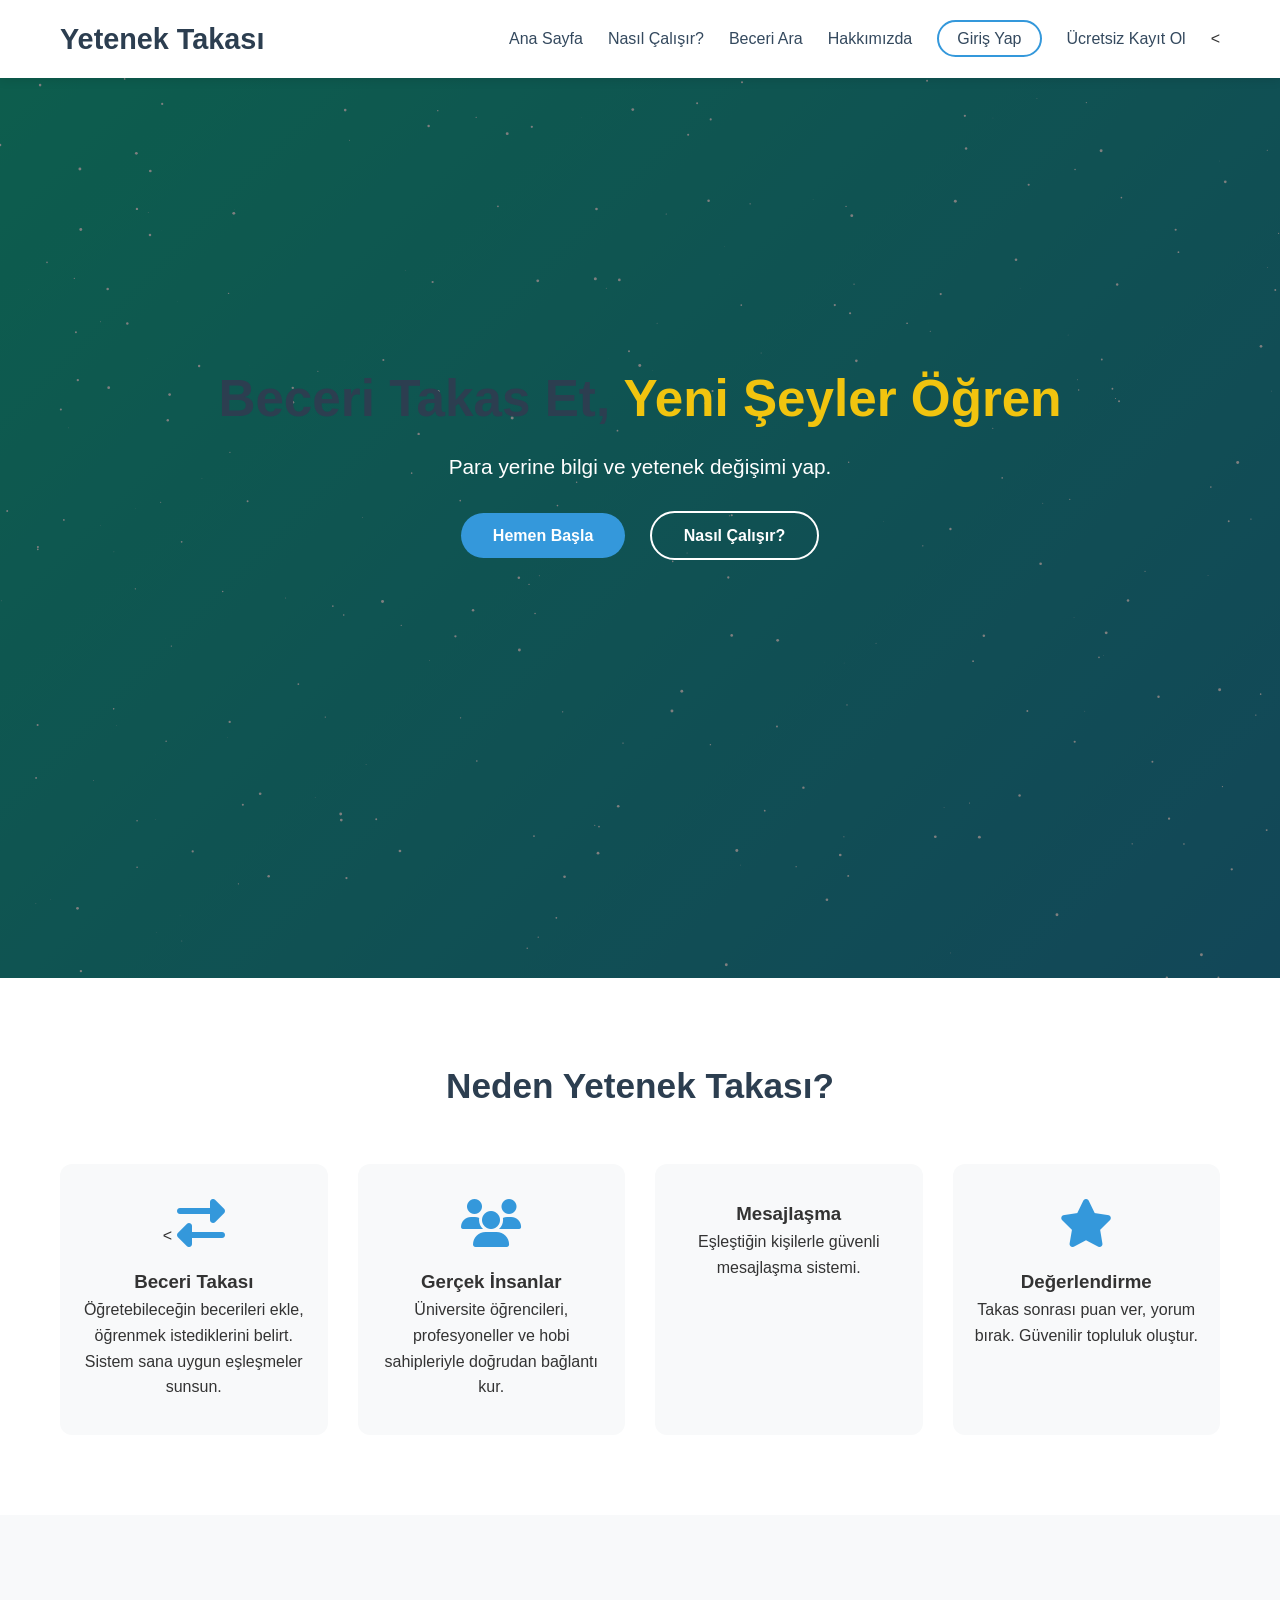
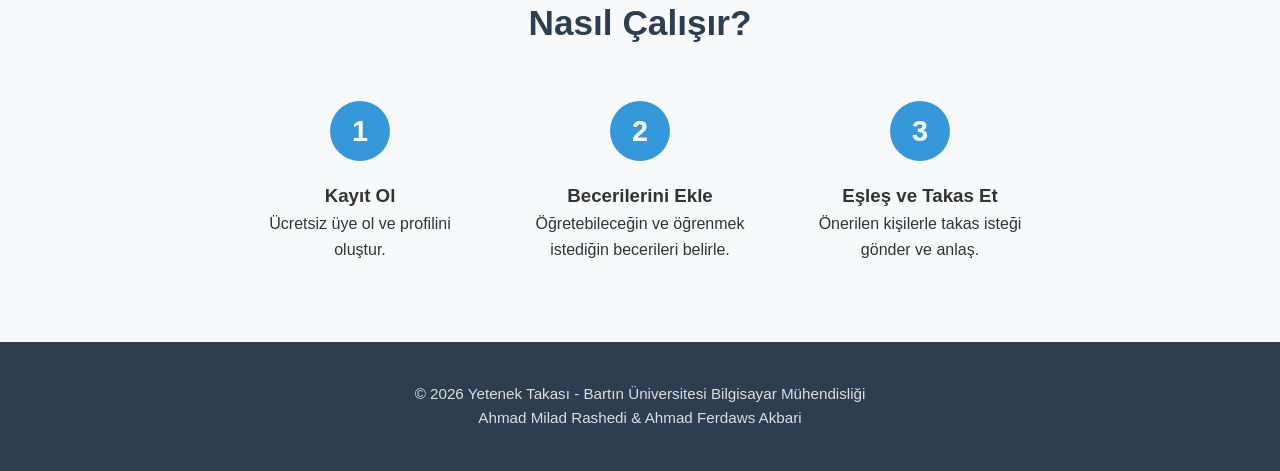
<file: index.html>
<!DOCTYPE html>
<html lang="tr">
<head>
    <meta charset="UTF-8">
    <meta name="viewport" content="width=device-width, initial-scale=1.0">
    <title>Yetenek Takası - Beceri Değişimi</title>
    <link rel="stylesheet" href="style.css">
    <link href="https://cdnjs.cloudflare.com/ajax/libs/font-awesome/6.5.0/css/all.min.css" rel="stylesheet">
    <link href="https://unpkg.com/aos@2.3.4/dist/aos.css" rel="stylesheet">
</head>
<body>
    <!-- Navbar -->
    <nav class="navbar">
        <div class="container">
            <div class="logo">
                <h2>Yetenek Takası</h2>
            </div>
            <ul class="menu">
                <li><a href="#">Ana Sayfa</a></li>
                <li><a href="nasil-calisir.html">Nasıl Çalışır?</a></li>
                <li><a href="beceri-ara.php">Beceri Ara</a></li>
                <li><a href="hakkimizda.html">Hakkımızda</a></li>
                <li><a href="login.html" class="btn-login">Giriş Yap</a></li>
                <li><a href="register.html">Ücretsiz Kayıt Ol</a></li>
   
    <
</a></li>
             
                
            </ul>
        </div>
    </nav>

    <!-- Hero Section -->
     <section class="hero">
    <canvas id="galaxy"></canvas>

    <div class="container">
        <div class="hero-content">
            <h1>Beceri Takas Et, <span>Yeni Şeyler Öğren</span></h1>
            <p>Para yerine bilgi ve yetenek değişimi yap.</p>
            <div class="hero-buttons">
                <a href="register.html" class="btn btn-primary">Hemen Başla</a>
                <a href="nasil-calisir.html" class="btn btn-secondary">Nasıl Çalışır?</a>
            </div>
        </div>
    </div>
</section>

    <!-- Özellikler -->
    <section class="features">
        <div class="container">
            <h2 class="section-title">Neden Yetenek Takası?</h2>
            <div class="features-grid">
                <div class="feature-card" data-aos="zoom-in"><
                    <i class="fas fa-exchange-alt"></i>
                    <h3>Beceri Takası</h3>
                    <p>Öğretebileceğin becerileri ekle, öğrenmek istediklerini belirt. Sistem sana uygun eşleşmeler sunsun.</p>
                </div>
                <div class="feature-card" data-aos="zoom-in" data-aos-delay="200" >
                 <i class="fas fa-users"></i>
                    <h3>Gerçek İnsanlar</h3>
                    <p>Üniversite öğrencileri, profesyoneller ve hobi sahipleriyle doğrudan bağlantı kur.</p>
                </div>
                <div class="feature-card"  data-aos="zoom-in" data-aos-delay="400>
                    <i class="fas fa-comments"></i>
                    <h3>Mesajlaşma</h3>
                    <p>Eşleştiğin kişilerle güvenli mesajlaşma sistemi.</p>
                </div>
                <div class="feature-card" data-aos="zoom-in" data-aos-delay="600">
                    <i class="fas fa-star"></i>
                    <h3>Değerlendirme</h3>
                    <p>Takas sonrası puan ver, yorum bırak. Güvenilir topluluk oluştur.</p>
                </div>
            </div>
        </div>
    </section>

    <!-- Nasıl Çalışır -->
    <section class="how-it-works">
        <div class="container">
            <h2 class="section-title">Nasıl Çalışır?</h2>
            <div class="steps" data-aos="fade-right">
                <div class="step">
                    <span>1</span>
                    <h3>Kayıt Ol</h3>
                    <p>Ücretsiz üye ol ve profilini oluştur.</p>
                </div>
                <div class="step"data-aos="fade-up">
                    <span>2</span>
                    <h3>Becerilerini Ekle</h3>
                    <p>Öğretebileceğin ve öğrenmek istediğin becerileri belirle.</p>
                </div>
                <div class="step" data-aos="fade-left">
                    <span>3</span>
                    <h3>Eşleş ve Takas Et</h3>
                    <p>Önerilen kişilerle takas isteği gönder ve anlaş.</p>
                </div>
            </div>
        </div>
    </section>


    <!-- Footer -->
    <footer>
        <div class="container">
            <p>&copy; 2026 Yetenek Takası - Bartın Üniversitesi Bilgisayar Mühendisliği</p>
            <p>Ahmad Milad Rashedi & Ahmad Ferdaws Akbari</p>
        </div>
    </footer>
    <script src="https://unpkg.com/aos@2.3.4/dist/aos.js"></script>

<script>
AOS.init({
  duration: 1000,
  once: true
});
</script>
</body>

<script>
const canvas = document.getElementById("galaxy");
const ctx = canvas.getContext("2d");

canvas.width = canvas.offsetWidth;
canvas.height = canvas.offsetHeight;

let stars = [];

// ساخت ستاره‌ها
for (let i = 0; i < 300; i++) {
    stars.push({
        x: Math.random() * canvas.width,
        y: Math.random() * canvas.height,
        radius: Math.random() * 1.5,
        speed: Math.random() * 0.5
    });
}

function animate() {
    ctx.clearRect(0, 0, canvas.width, canvas.height);

    stars.forEach(star => {
        ctx.beginPath();
        ctx.arc(star.x, star.y, star.radius, 0, Math.PI * 2);
        ctx.fillStyle = "white";
        ctx.fill();

        star.y += star.speed;

        if (star.y > canvas.height) {
            star.y = 0;
            star.x = Math.random() * canvas.width;
        }
    });

    requestAnimationFrame(animate);
}

animate();

// ریسپانسیو
window.addEventListener("resize", () => {
    canvas.width = canvas.offsetWidth;
    canvas.height = canvas.offsetHeight;
});
</script>
</html>
</file>
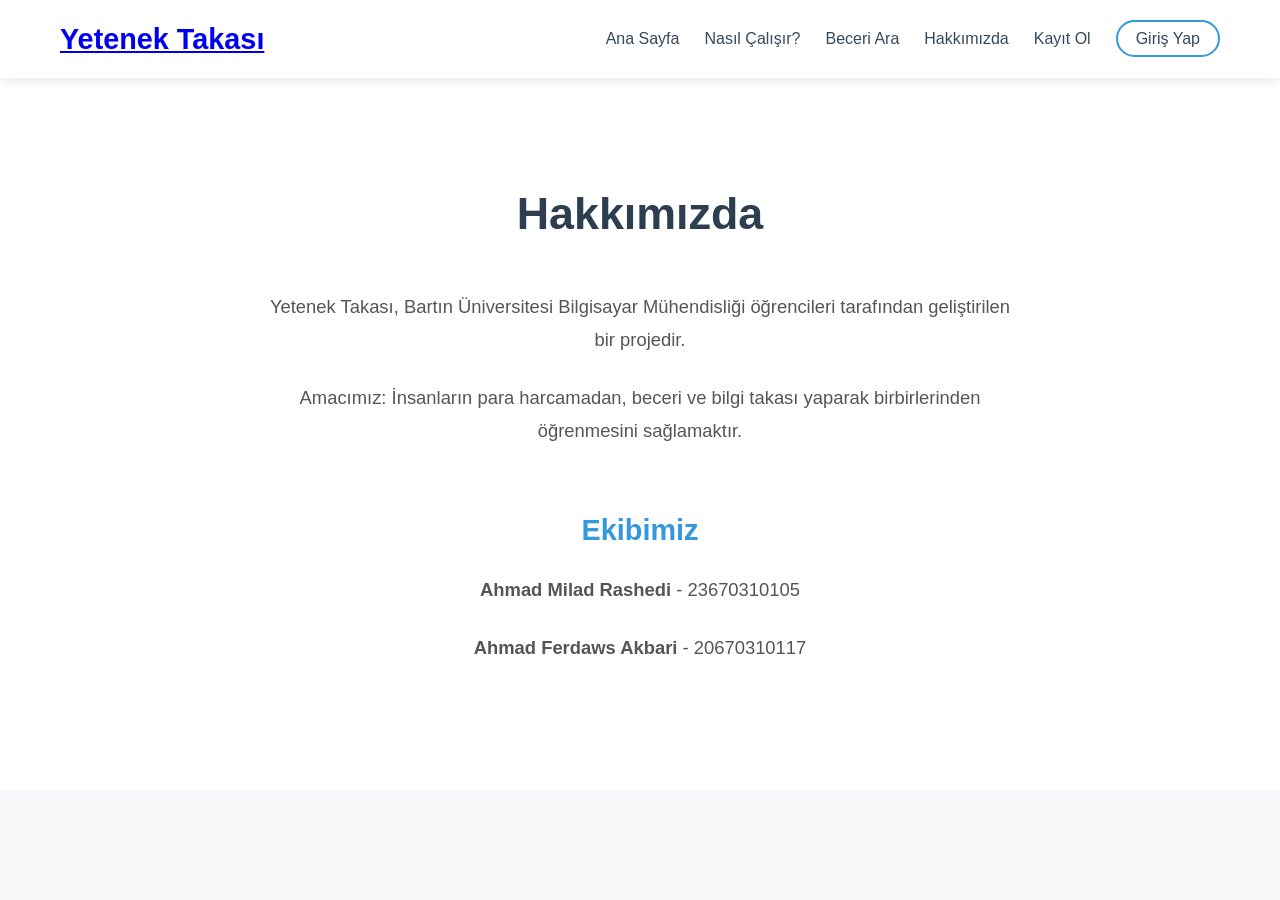
<file: hakkimizda.html>
<!DOCTYPE html>
<html lang="tr">
<head>
    <meta charset="UTF-8">
    <meta name="viewport" content="width=device-width, initial-scale=1.0">
    <title>Hakkımızda - Yetenek Takası</title>
    <link rel="stylesheet" href="style.css">
    <link href="https://cdnjs.cloudflare.com/ajax/libs/font-awesome/6.5.0/css/all.min.css" rel="stylesheet">
</head>
<body>
    <nav class="navbar">
        <div class="container">
            <div class="logo">
                <h2><a href="index.html">Yetenek Takası</a></h2>
            </div>
            <ul class="menu">
                <li><a href="index.html">Ana Sayfa</a></li>
                <li><a href="nasil-calisir.html">Nasıl Çalışır?</a></li>
                <li><a href="beceri-ara.html">Beceri Ara</a></li>
                <li><a href="hakkimizda.html">Hakkımızda</a></li>
                <li><a href="register.html">Kayıt Ol</a></li>
                <li><a href="login.html" class="btn-login">Giriş Yap</a></li>
            </ul>
        </div>
    </nav>

    <section class="about-page">
        <div class="container">
            <h1>Hakkımızda</h1>
            <p>Yetenek Takası, Bartın Üniversitesi Bilgisayar Mühendisliği öğrencileri tarafından geliştirilen bir projedir.</p>
            <p>Amacımız: İnsanların para harcamadan, beceri ve bilgi takası yaparak birbirlerinden öğrenmesini sağlamaktır.</p>
            
            <h2>Ekibimiz</h2>
            <p><strong>Ahmad Milad Rashedi</strong> - 23670310105</p>
            <p><strong>Ahmad Ferdaws Akbari</strong> - 20670310117</p>
        </div>
    </section>
</body>
</html>
</file>
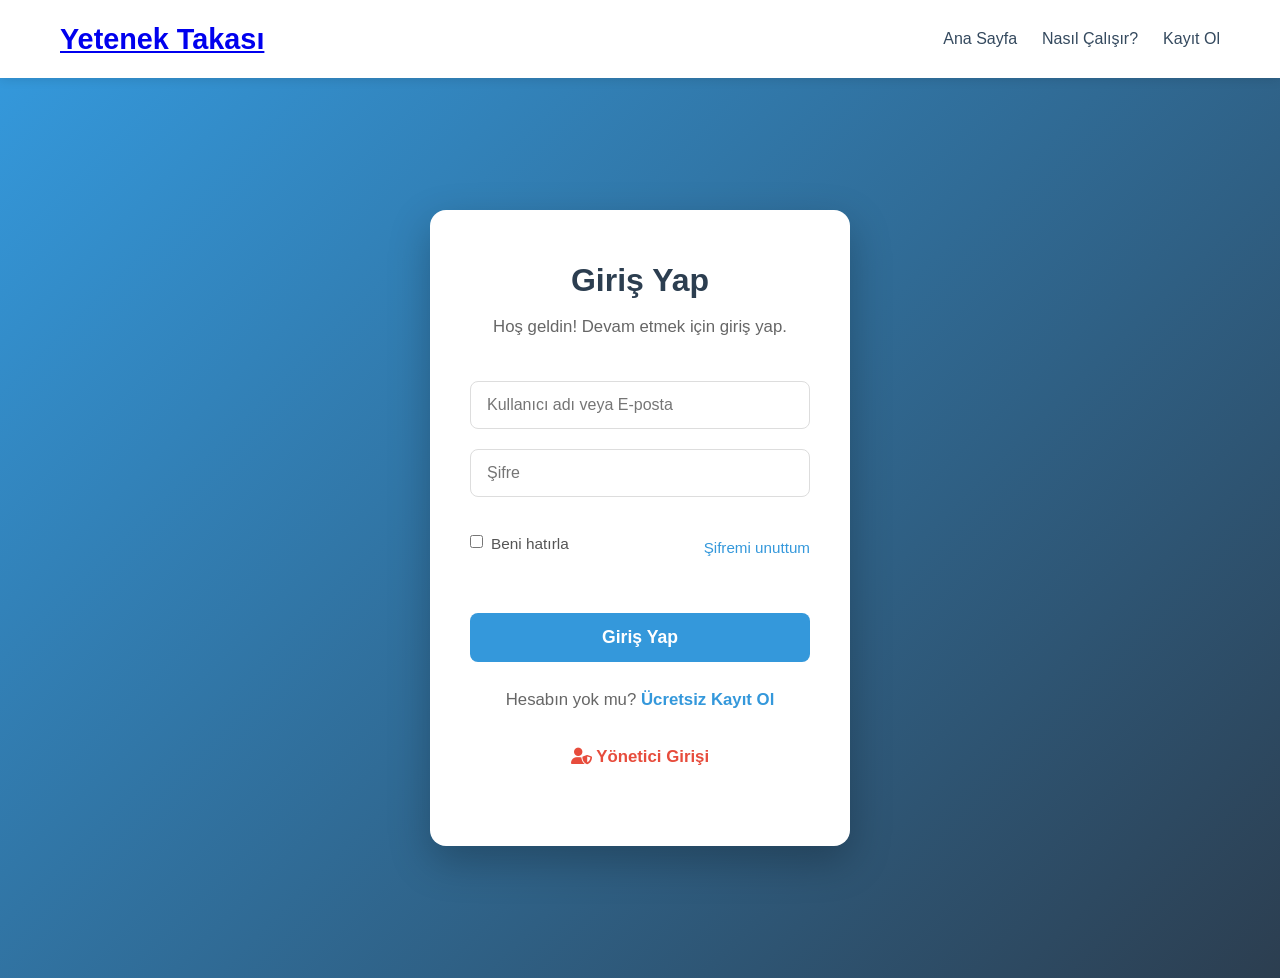
<file: login.html>
<!DOCTYPE html>
<html lang="tr">
<head>
    <meta charset="UTF-8">
    <meta name="viewport" content="width=device-width, initial-scale=1.0">
    <title>Giriş Yap - Yetenek Takası</title>
    <link rel="stylesheet" href="style.css">
    <link href="https://cdnjs.cloudflare.com/ajax/libs/font-awesome/6.5.0/css/all.min.css" rel="stylesheet">
</head>
<body>
    <nav class="navbar">
        <div class="container">
            <div class="logo">
                <h2><a href="index.html">Yetenek Takası</a></h2>
            </div>
            <ul class="menu">
                <li><a href="index.html">Ana Sayfa</a></li>
                <li><a href="nasil-calisir.html">Nasıl Çalışır?</a></li>
                <li><a href="register.html">Kayıt Ol</a></li>
            </ul>
        </div>
    </nav>

    <section class="auth-page">
        <div class="auth-container">
            <h2>Giriş Yap</h2>
            <p>Hoş geldin! Devam etmek için giriş yap.</p>

            <!-- DÜZELTİLMİŞ FORM -->
            <form action="login.php" method="POST" class="auth-form">
                <input type="text" name="kullanici_adi_email" placeholder="Kullanıcı adı veya E-posta" required>
                <input type="password" name="sifre" placeholder="Şifre" required>
                
                <div class="form-options">
                    <label class="checkbox">
                        <input type="checkbox"> Beni hatırla
                    </label>
                    <a href="#" class="forgot-password">Şifremi unuttum</a>
                </div>

                <button type="submit" class="btn btn-primary full-width">Giriş Yap</button>
            </form>

            <p class="switch-auth">
                Hesabın yok mu? <a href="register.html">Ücretsiz Kayıt Ol</a>
            </p>
            <p class="switch-auth" style="margin-top: 15px;">
    <a href="admin/login-admin.php" style="color: #e74c3c;">
        <i class="fas fa-user-shield"></i> Yönetici Girişi
    </a>
</p>
        </div>
    </section>
</body>
</html>
</file>
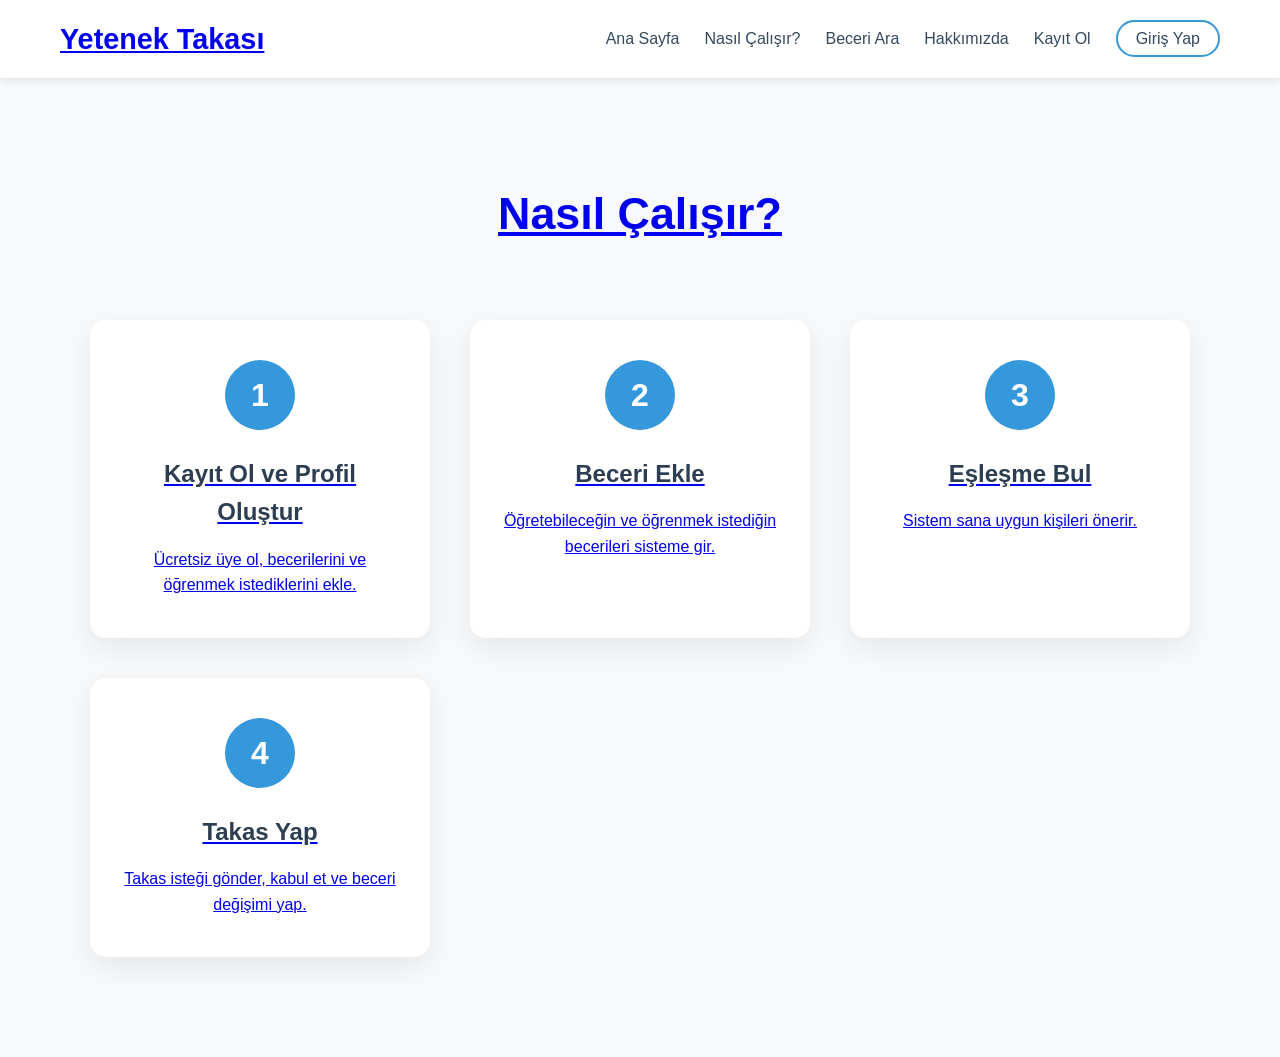
<file: nasil-calisir.html>
<!DOCTYPE html>
<html lang="tr">
<head>
    <meta charset="UTF-8">
    <meta name="viewport" content="width=device-width, initial-scale=1.0">
    <title>Nasıl Çalışır? - Yetenek Takası</title>
    <link rel="stylesheet" href="style.css">
    <link href="https://cdnjs.cloudflare.com/ajax/libs/font-awesome/6.5.0/css/all.min.css" rel="stylesheet">
</head>
<body>
    <nav class="navbar">
        <div class="container">
            <div class="logo">
                <h2><a href="index.html">Yetenek Takası</a></h2>
            </div>
            <ul class="menu">
                <li><a href="index.html">Ana Sayfa</a></li>
                <li><a href="nasil-calisir.html">Nasıl Çalışır?</a></li>
                <li><a href="beceri-ara.php">Beceri Ara</a></li>
                <li><a href="hakkimizda.html">Hakkımızda</a></li>
                <li><a href="register.html">Kayıt Ol</a></li>
                <li><a href="login.html" class="btn-login">Giriş Yap</a></li>
            </ul>
        </div>
    </nav>

    <section class="how-it-works-page">
        <div class="container">
            <h1><a href="register.html">Nasıl Çalışır?</h1>
            <div class="steps-big">
                <div class="step-big">
                    <span>1</span>
                    <h3>Kayıt Ol ve Profil Oluştur</h3>
                    <p>Ücretsiz üye ol, becerilerini ve öğrenmek istediklerini ekle.</p>
                </div>
                <div class="step-big">
                    <span>2</span>
                    <h3>Beceri Ekle</h3>
                    <p>Öğretebileceğin ve öğrenmek istediğin becerileri sisteme gir.</p>
                </div>
                <div class="step-big">
                    <span>3</span>
                    <h3>Eşleşme Bul</h3>
                    <p>Sistem sana uygun kişileri önerir.</p>
                </div>
                <div class="step-big">
                    <span>4</span>
                    <h3>Takas Yap</h3>
                    <p>Takas isteği gönder, kabul et ve beceri değişimi yap.</p>
                </div>
            </div>
        </div>
    </section>
</body>
</html>
</file>
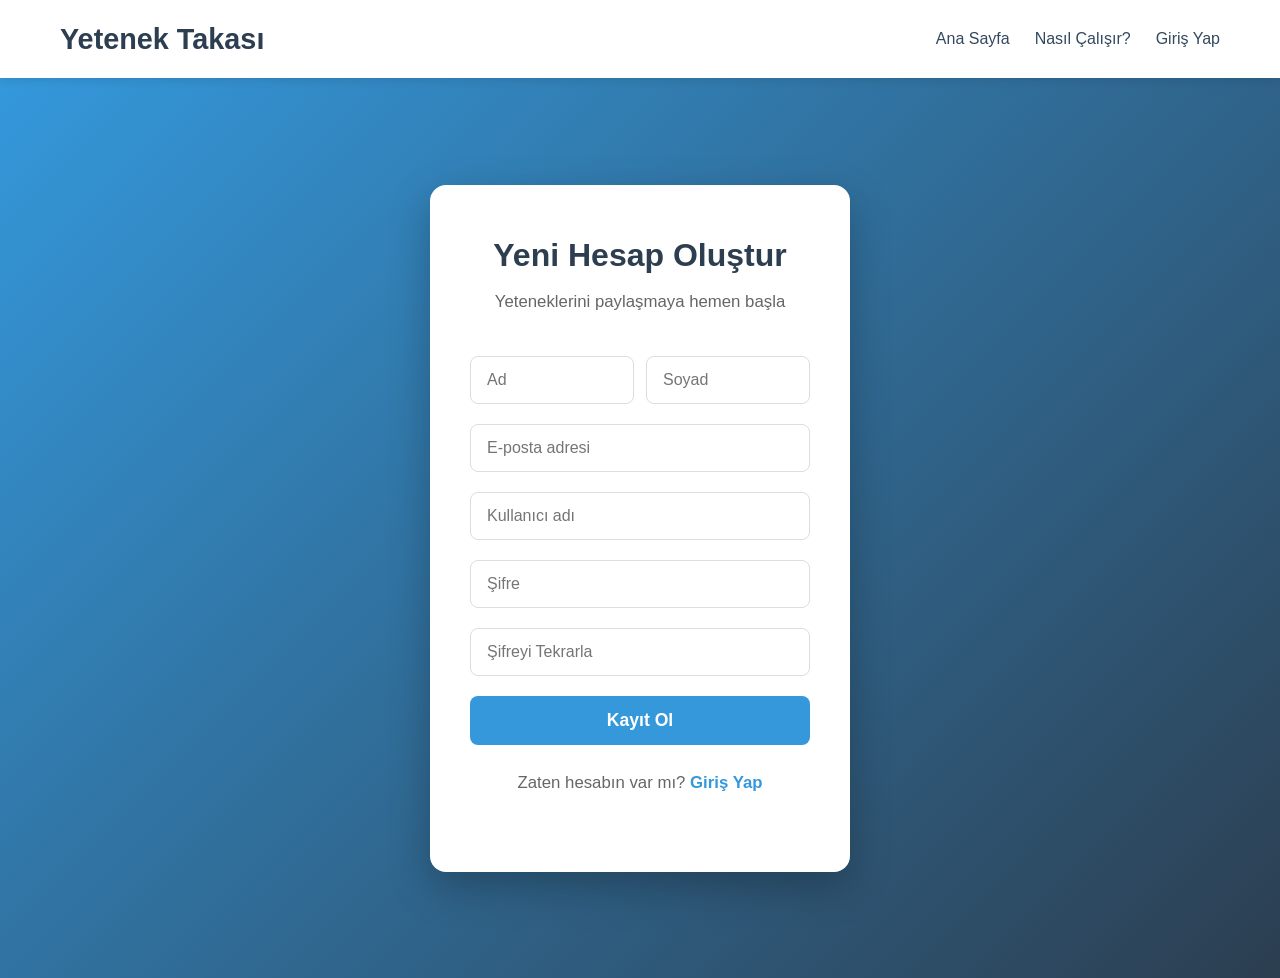
<file: register.html>
<!DOCTYPE html>
<html lang="tr">
<head>
    <meta charset="UTF-8">
    <meta name="viewport" content="width=device-width, initial-scale=1.0">
    <title>Kayıt Ol - Yetenek Takası</title>
    <link rel="stylesheet" href="style.css">
    <link href="https://cdnjs.cloudflare.com/ajax/libs/font-awesome/6.5.0/css/all.min.css" rel="stylesheet">
</head>
<body>
    <nav class="navbar">
        <div class="container">
            <div class="logo">
                <h2>Yetenek Takası</h2>
            </div>
            <ul class="menu">
                <li><a href="index.html">Ana Sayfa</a></li>
                <li><a href="nasil-calisir.html">Nasıl Çalışır?</a></li>
                <li><a href="login.html">Giriş Yap</a></li>
            </ul>
        </div>
    </nav>

    <section class="auth-page">
        <div class="auth-container">
            <h2>Yeni Hesap Oluştur</h2>
            <p>Yeteneklerini paylaşmaya hemen başla</p>
<form action="register.php" method="POST" class="auth-form">
    <div class="form-row">
        <input type="text" name="ad" placeholder="Ad" required>
        <input type="text" name="soyad" placeholder="Soyad" required>
    </div>
    <input type="email" name="email" placeholder="E-posta adresi" required>
    <input type="text" name="kullanici_adi" placeholder="Kullanıcı adı" required>
    <input type="password" name="sifre" placeholder="Şifre" required>
    <input type="password" name="sifre_tekrar" placeholder="Şifreyi Tekrarla" required>

    <button type="submit" class="btn btn-primary full-width">Kayıt Ol</button>
</form>

            <p class="switch-auth">
                Zaten hesabın var mı? <a href="login.html">Giriş Yap</a>
            </p>
        </div>
    </section>
</body>
</html>
</file>
<file: style.css>
* {
    margin: 0;
    padding: 0;
    box-sizing: border-box;
}

body {
    font-family: 'Segoe UI', Tahoma, Geneva, Verdana, sans-serif;
    line-height: 1.6;
    color: #333;
    background-color: #f8f9fa;
}

/* Navbar */
.navbar {
    background: #fff;
    box-shadow: 0 2px 10px rgba(0,0,0,0.1);
    position: sticky;
    top: 0;
    z-index: 100;
}

.container {
    max-width: 1200px;
    margin: 0 auto;
    padding: 0 20px;
}

.navbar .container {
    display: flex;
    justify-content: space-between;
    align-items: center;
    padding: 1rem 20px;
}

.logo h2 {
    color: #2c3e50;
    font-size: 1.8rem;
}

.menu {
    display: flex;
    list-style: none;
    gap: 25px;
    align-items: center;
}

.menu a {
    text-decoration: none;
    color: #34495e;
    font-weight: 500;
    transition: color 0.3s;
}

.menu a:hover {
    color: #3498db;
}

.btn-login {
    padding: 8px 18px;
    border: 2px solid #3498db;
    border-radius: 50px;
    color: #3498db;
}

.btn-register {
    padding: 8px 18px;
    background: #3498db;
    color: white;
    border-radius: 50px;
}

/* Hero */
.hero {
    background: linear-gradient(135deg, #3498db, #2c3e50);
    color: white;
    padding: 140px 0 100px;
    text-align: center;
}

.hero h1 {
    font-size: 3.2rem;
    margin-bottom: 20px;
    line-height: 1.2;
}

.hero h1 span {
    color: #f1c40f;
}

.hero p {
    font-size: 1.3rem;
    max-width: 700px;
    margin: 0 auto 40px;
}

.hero-buttons .btn {
    padding: 14px 32px;
    margin: 0 10px;
    border-radius: 50px;
    text-decoration: none;
    font-weight: 600;
    transition: all 0.3s;
}

.btn-primary {
    background: #f1c40f;
    color: #2c3e50;
}

.btn-primary:hover {
    transform: translateY(-5px);
    box-shadow: 0 10px 20px rgba(241, 196, 15, 0.3);
}

.btn-secondary {
    border: 2px solid white;
    color: white;
}

.btn-secondary:hover {
    background: white;
    color: #2c3e50;
}

.hero {
    position: relative;
    height: 100vh;
    overflow: hidden;
    color: white;
}

#galaxy {
    position: absolute;
    top: 0;
    left: 0;
    width: 100%;
    height: 100%;
    z-index: 0;
}

/* محتوا بیاد روی کهکشان */
.hero-content {
    position: relative;
    z-index: 2;
    text-align: center;
    padding-top: 150px;
}

/* تیره کردن پس‌زمینه برای خوانایی */
.hero::after {
    content: "";
    position: absolute;
    width: 100%;
    height: 100%;
    background: rgba(0,0,0,0.5);
    top: 0;
    left: 0;
    z-index: 1;
}

/* Özellikler */
.features {
    padding: 80px 0;
    background: white;
}

.section-title {
    text-align: center;
    font-size: 2.2rem;
    margin-bottom: 50px;
    color: #2c3e50;
}

.features-grid {
    display: grid;
    grid-template-columns: repeat(auto-fit, minmax(260px, 1fr));
    gap: 30px;
}

.feature-card {
    text-align: center;
    padding: 35px 20px;
    border-radius: 12px;
    background: #f8f9fa;
    transition: all 0.3s;
}

.feature-card:hover {
    transform: translateY(-10px);
    box-shadow: 0 15px 30px rgba(0,0,0,0.1);
}

.feature-card i {
    font-size: 3rem;
    color: #3498db;
    margin-bottom: 20px;
}

/* Nasıl Çalışır */
.how-it-works {
    padding: 80px 0;
    background: #f8f9fa;
}

.steps {
    display: flex;
    justify-content: center;
    gap: 60px;
    flex-wrap: wrap;
}

.step {
    text-align: center;
    max-width: 220px;
}

.step span {
    display: inline-block;
    width: 60px;
    height: 60px;
    background: #3498db;
    color: white;
    border-radius: 50%;
    line-height: 60px;
    font-size: 1.8rem;
    font-weight: bold;
    margin-bottom: 20px;
}
/* Testimonials */
.testimonials {
    background: #f9f9f9;
    padding: 80px 0;
}

.testimonials-grid {
    display: grid;
    grid-template-columns: repeat(auto-fit, minmax(300px, 1fr));
    gap: 30px;
    margin-top: 40px;
}

.testimonial-card {
    background: #fff;
    padding: 25px;
    border-radius: 15px;
    box-shadow: 0 5px 20px rgba(0,0,0,0.08);
    transition: 0.3s;
}

.testimonial-card:hover {
    transform: translateY(-5px);
}

.testimonial-card p {
    font-style: italic;
    margin-bottom: 20px;
}

.user {
    display: flex;
    align-items: center;
    gap: 15px;
}

.user img {
    width: 60px;
    height: 60px;
    border-radius: 50%;
}

.user h4 {
    margin: 0;
    font-size: 16px;
}

.user span {
    font-size: 14px;
    color: gray;
}

/* Footer */
footer {
    background: #2c3e50;
    color: #ddd;
    text-align: center;
    padding: 40px 0;
    font-size: 0.95rem;
}

/* Responsive */
@media (max-width: 768px) {
    .menu {
        gap: 15px;
        font-size: 0.95rem;
    }
    
    .hero h1 {
        font-size: 2.5rem;
    }
}
/* ====================== AUTH PAGES (Login & Register) ====================== */

.auth-page {
    min-height: 100vh;
    display: flex;
    align-items: center;
    justify-content: center;
    background: linear-gradient(135deg, #3498db 0%, #2c3e50 100%);
    padding: 40px 20px;
}

.auth-container {
    background: white;
    padding: 45px 40px;
    border-radius: 16px;
    box-shadow: 0 15px 40px rgba(0, 0, 0, 0.25);
    max-width: 420px;
    width: 100%;
    text-align: center;
}

.auth-container h2 {
    color: #2c3e50;
    font-size: 2rem;
    margin-bottom: 8px;
}

.auth-container p {
    color: #666;
    margin-bottom: 30px;
    font-size: 1.05rem;
}

/* فرم */
.auth-form {
    text-align: left;
}

.auth-form input {
    width: 100%;
    padding: 14px 16px;
    margin: 10px 0;
    border: 1.5px solid #ddd;
    border-radius: 8px;
    font-size: 1rem;
    transition: all 0.3s;
}

.auth-form input:focus {
    border-color: #3498db;
    outline: none;
    box-shadow: 0 0 0 3px rgba(52, 152, 219, 0.15);
}

/* دو فیلد کنار هم (اسم و فامیل) */
.form-row {
    display: flex;
    gap: 12px;
}

.form-row input {
    flex: 1;
}

/* چک‌باکس */
.checkbox {
    display: flex;
    align-items: flex-start;
    gap: 8px;
    margin: 15px 0 20px;
    font-size: 0.96rem;
    color: #555;
}

.checkbox input {
    margin-top: 3px;
    width: auto;
}

/* گزینه‌های فراموشی رمز */
.form-options {
    display: flex;
    justify-content: space-between;
    align-items: center;
    margin: 10px 0 25px;
    font-size: 0.95rem;
}

.forgot-password {
    color: #3498db;
    text-decoration: none;
    font-weight: 500;
}

.forgot-password:hover {
    text-decoration: underline;
}

/* دکمه کامل عرض */
.full-width {
    width: 100%;
    padding: 14px;
    font-size: 1.1rem;
    font-weight: 600;
    margin-top: 10px;
    border: none;
    border-radius: 8px;
    cursor: pointer;
    transition: all 0.3s;
}

.btn-primary {
    background: #3498db;
    color: white;
}

.btn-primary:hover {
    background: #2980b9;
    transform: translateY(-2px);
}

/* سوئیچ بین ورود و ثبت‌نام */
.switch-auth {
    margin-top: 25px;
    font-size: 1rem;
    color: #555;
}

.switch-auth a {
    color: #3498db;
    font-weight: 600;
    text-decoration: none;
}

.switch-auth a:hover {
    text-decoration: underline;
}

/* Responsive برای موبایل */
@media (max-width: 480px) {
    .auth-container {
        padding: 35px 25px;
        border-radius: 12px;
    }
    
    .auth-container h2 {
        font-size: 1.8rem;
    }
}

/* ====================== YENİ SAYFALAR CSS ====================== */

/* Nasıl Çalışır? Sayfası */
.how-it-works-page {
    padding: 100px 0;
    background: #f8f9fa;
}

.how-it-works-page h1 {
    text-align: center;
    font-size: 2.8rem;
    margin-bottom: 70px;
    color: #2c3e50;
}

.steps-big {
    display: grid;
    grid-template-columns: repeat(auto-fit, minmax(280px, 1fr));
    gap: 40px;
    max-width: 1100px;
    margin: 0 auto;
}

.step-big {
    background: white;
    padding: 40px 30px;
    border-radius: 16px;
    box-shadow: 0 10px 30px rgba(0, 0, 0, 0.08);
    text-align: center;
    transition: all 0.3s;
}

.step-big:hover {
    transform: translateY(-10px);
    box-shadow: 0 20px 40px rgba(0, 0, 0, 0.12);
}

.step-big span {
    display: inline-block;
    width: 70px;
    height: 70px;
    background: #3498db;
    color: white;
    font-size: 2rem;
    font-weight: bold;
    border-radius: 50%;
    line-height: 70px;
    margin-bottom: 25px;
}

.step-big h3 {
    font-size: 1.5rem;
    margin-bottom: 15px;
    color: #2c3e50;
}

/* Beceri Ara Sayfası */
.search-page {
    padding: 120px 0;
    background: linear-gradient(135deg, #3498db, #2c3e50);
    color: white;
    text-align: center;
    min-height: 80vh;
    display: flex;
    align-items: center;
}

.search-page h1 {
    font-size: 3rem;
    margin-bottom: 40px;
}

.search-bar {
    max-width: 700px;
    margin: 0 auto;
    display: flex;
    gap: 15px;
    padding: 10px;
    background: rgba(255, 255, 255, 0.2);
    border-radius: 50px;
    backdrop-filter: blur(10px);
}

.search-bar input {
    flex: 1;
    padding: 18px 25px;
    border: none;
    border-radius: 50px;
    font-size: 1.1rem;
    outline: none;
}

.search-bar button {
    padding: 0 35px;
    border-radius: 50px;
    font-size: 1.1rem;
}

/* Hakkımızda Sayfası */
.about-page {
    padding: 100px 0;
    background: white;
}

.about-page .container {
    max-width: 800px;
    margin: 0 auto;
    text-align: center;
}

.about-page h1 {
    font-size: 2.8rem;
    margin-bottom: 40px;
    color: #2c3e50;
}

.about-page h2 {
    margin-top: 60px;
    margin-bottom: 20px;
    color: #3498db;
    font-size: 1.8rem;
}

.about-page p {
    font-size: 1.15rem;
    line-height: 1.8;
    color: #555;
    margin-bottom: 25px;
}

/* Genel Sayfa Başlık Stili */
section h1 {
    text-align: center;
    color: #2c3e50;
}

/* Responsive Ayarları */
@media (max-width: 768px) {
    .how-it-works-page h1,
    .about-page h1 {
        font-size: 2.2rem;
    }
    
    .search-page h1 {
        font-size: 2.4rem;
    }
    
    .steps-big {
        gap: 25px;
    }
}
/* ====================== DASHBOARD ve PROFİL CSS ====================== */

.dashboard-container, .profile-container {
    max-width: 1200px;
    margin: 30px auto;
    padding: 0 20px;
}

/* Dashboard */
.welcome {
    margin-bottom: 40px;
}

.welcome h1 {
    font-size: 2.4rem;
    color: #2c3e50;
}

.stats {
    display: grid;
    grid-template-columns: repeat(auto-fit, minmax(220px, 1fr));
    gap: 20px;
    margin-bottom: 50px;
}

.stat-card {
    background: white;
    padding: 25px;
    border-radius: 12px;
    box-shadow: 0 5px 15px rgba(0,0,0,0.08);
    text-align: center;
}

.stat-card i {
    font-size: 2.5rem;
    color: #3498db;
    margin-bottom: 10px;
}

.stat-card h3 {
    font-size: 2.2rem;
    margin: 10px 0;
}

.match-grid {
    display: grid;
    grid-template-columns: repeat(auto-fit, minmax(300px, 1fr));
    gap: 20px;
}

.match-card {
    background: white;
    padding: 20px;
    border-radius: 12px;
    box-shadow: 0 5px 15px rgba(0,0,0,0.08);
    text-align: center;
}

.match-card img {
    border-radius: 50%;
    margin-bottom: 15px;
}

/* Profil Sayfası */
.profile-header {
    display: flex;
    align-items: center;
    gap: 30px;
    background: white;
    padding: 30px;
    border-radius: 16px;
    box-shadow: 0 5px 20px rgba(0,0,0,0.1);
    margin-bottom: 30px;
}

.profile-pic {
    border-radius: 50%;
    border: 5px solid #3498db;
}

.profile-content .skills-section {
    background: white;
    padding: 25px;
    border-radius: 12px;
    margin-bottom: 25px;
}

.skill-tag {
    display: inline-block;
    background: #e3f2fd;
    color: #1565c0;
    padding: 8px 16px;
    margin: 5px;
    border-radius: 30px;
    font-size: 0.95rem;
}

/* Responsive */
@media (max-width: 768px) {
    .profile-header {
        flex-direction: column;
        text-align: center;
    }
}
/* ====================== YENİ SAYFALAR CSS ====================== */

.page-container {
    max-width: 900px;
    margin: 40px auto;
    padding: 0 20px;
}

.page-container h1 {
    text-align: center;
    margin-bottom: 40px;
    color: #2c3e50;
}

.form-container {
    background: white;
    padding: 40px;
    border-radius: 16px;
    box-shadow: 0 10px 30px rgba(0,0,0,0.1);
}

.form-container label {
    display: block;
    margin: 15px 0 8px;
    font-weight: 600;
    color: #34495e;
}

.form-container input,
.form-container select,
.form-container textarea {
    width: 100%;
    padding: 14px;
    border: 1px solid #ddd;
    border-radius: 8px;
    font-size: 1rem;
}

.form-container textarea {
    height: 120px;
    resize: vertical;
}

/* Takas Talepleri */
.requests-list {
    display: flex;
    flex-direction: column;
    gap: 20px;
}

.request-card {
    background: white;
    padding: 25px;
    border-radius: 12px;
    box-shadow: 0 5px 15px rgba(0,0,0,0.08);
    display: flex;
    justify-content: space-between;
    align-items: center;
}

/* Mesajlaşma */
.chat-container {
    display: flex;
    max-width: 1100px;
    margin: 30px auto;
    height: 75vh;
    background: white;
    border-radius: 16px;
    overflow: hidden;
    box-shadow: 0 10px 30px rgba(0,0,0,0.15);
}

.chat-sidebar {
    width: 300px;
    border-right: 1px solid #eee;
    padding: 20px;
}

.chat-sidebar h3 {
    margin-bottom: 20px;
    color: #2c3e50;
}

.chat-user {
    padding: 12px 15px;
    border-radius: 8px;
    margin-bottom: 8px;
    cursor: pointer;
}

.chat-user:hover, .chat-user.active {
    background: #e3f2fd;
}

.unread {
    background: #e74c3c;
    color: white;
    font-size: 0.8rem;
    padding: 2px 7px;
    border-radius: 50%;
    float: right;
}

.chat-main {
    flex: 1;
    display: flex;
    flex-direction: column;
}

.chat-header {
    padding: 20px;
    border-bottom: 1px solid #eee;
    background: #f8f9fa;
}

.chat-messages {
    flex: 1;
    padding: 20px;
    overflow-y: auto;
    background: #f8f9fa;
}

.message {
    max-width: 70%;
    padding: 12px 16px;
    border-radius: 12px;
    margin-bottom: 12px;
}

.message.received {
    background: white;
    align-self: flex-start;
    border-bottom-left-radius: 4px;
}

.message.sent {
    background: #3498db;
    color: white;
    align-self: flex-end;
    border-bottom-right-radius: 4px;
}

.chat-input {
    padding: 20px;
    display: flex;
    gap: 10px;
    border-top: 1px solid #eee;
}

.chat-input input {
    flex: 1;
    padding: 14px;
    border: 1px solid #ddd;
    border-radius: 30px;
}
/* ====================== YÖNETİCİ PANELİ CSS ====================== */

.admin-container {
    display: flex;
    min-height: calc(100vh - 70px);
    background: #f4f6f9;
}

.admin-sidebar {
    width: 260px;
    background: #2c3e50;
    color: white;
    padding: 30px 20px;
}

.admin-sidebar h3 {
    margin-bottom: 25px;
    padding-bottom: 15px;
    border-bottom: 1px solid #34495e;
}

.admin-sidebar ul {
    list-style: none;
}

.admin-sidebar li {
    padding: 12px 15px;
    border-radius: 8px;
    margin-bottom: 8px;
    cursor: pointer;
    transition: 0.3s;
}

.admin-sidebar li:hover,
.admin-sidebar li.active {
    background: #3498db;
}

.admin-content {
    flex: 1;
    padding: 30px;
}

.admin-stats {
    display: grid;
    grid-template-columns: repeat(auto-fit, minmax(200px, 1fr));
    gap: 20px;
    margin-bottom: 40px;
}

.admin-table {
    width: 100%;
    border-collapse: collapse;
    background: white;
    border-radius: 12px;
    overflow: hidden;
    box-shadow: 0 5px 15px rgba(0,0,0,0.08);
}

.admin-table th {
    background: #34495e;
    color: white;
    padding: 15px;
    text-align: left;
}

.admin-table td {
    padding: 15px;
    border-bottom: 1px solid #eee;
}

.small {
    padding: 6px 12px;
    font-size: 0.9rem;
}

/* Renkli Butonlar */
.btn-success { background: #27ae60; color: white; }
.btn-danger { background: #e74c3c; color: white; }

.btn.small {
    padding: 6px 14px;
    font-size: 0.85rem;
}

/* Responsive */
@media (max-width: 992px) {
    .admin-container {
        flex-direction: column;
    }
    .admin-sidebar {
        width: 100%;
    }
}

.hero {
    background: linear-gradient(-45deg, #3498db, #2c3e50, #2980b9, #1abc9c);
    background-size: 400% 400%;
    animation: gradientMove 8s ease infinite;
}
/* این برای انیمشن سایت است*/
@keyframes gradientMove {
    0% {background-position: 0% 50%;}
    50% {background-position: 100% 50%;}
    100% {background-position: 0% 50%;}
}

/* Takas Talepleri Sayfası */
.requests-list {
    margin-bottom: 50px;
}

.request-card {
    background: white;
    padding: 20px 25px;
    border-radius: 16px;
    box-shadow: 0 5px 20px rgba(0,0,0,0.08);
    margin-bottom: 18px;
    display: flex;
    justify-content: space-between;
    align-items: center;
    transition: 0.3s;
}

.request-card:hover {
    transform: translateY(-3px);
    box-shadow: 0 10px 25px rgba(0,0,0,0.12);
}

.request-info {
    display: flex;
    gap: 18px;
    align-items: center;
}

.request-info img {
    width: 65px;
    height: 65px;
    border-radius: 50%;
    object-fit: cover;
    border: 3px solid #f0f0f0;
}

.request-info h4 {
    margin: 0 0 6px 0;
    color: #2c3e50;
}

.request-actions {
    display: flex;
    gap: 10px;
}

.status-badge {
    padding: 8px 18px;
    border-radius: 50px;
    font-weight: 600;
    font-size: 0.95rem;
}

.success { background: #d5f5e3; color: #27ae60; }
.danger  { background: #fadbd8; color: #e74c3c; }
.waiting { background: #fff3cd; color: #f39c12; }

.btn-success, .btn-danger {
    padding: 10px 20px;
    font-weight: 600;
}

/* Mesajlaşma Sayfası */
.chat-container {
    display: flex;
    max-width: 1200px;
    margin: 30px auto;
    height: 75vh;
    background: white;
    border-radius: 16px;
    overflow: hidden;
    box-shadow: 0 10px 30px rgba(0,0,0,0.15);
}

.chat-sidebar {
    width: 320px;
    border-right: 1px solid #eee;
    padding: 20px;
    overflow-y: auto;
}

.chat-users .chat-user {
    padding: 12px 15px;
    border-radius: 12px;
    margin-bottom: 8px;
    cursor: pointer;
    display: flex;
    align-items: center;
    gap: 12px;
}

.chat-users .chat-user:hover,
.chat-users .chat-user.active {
    background: #e3f2fd;
}

.chat-user img {
    width: 50px;
    height: 50px;
    border-radius: 50%;
    object-fit: cover;
}

.chat-main {
    flex: 1;
    display: flex;
    flex-direction: column;
}

.chat-header {
    padding: 20px;
    border-bottom: 1px solid #eee;
    background: #f8f9fa;
}

.chat-messages {
    flex: 1;
    padding: 20px;
    overflow-y: auto;
    background: #f8f9fa;
    display: flex;
    flex-direction: column;
    gap: 12px;
}

.message {
    max-width: 70%;
    padding: 12px 16px;
    border-radius: 18px;
    font-size: 1rem;
}

.message.received {
    background: white;
    align-self: flex-start;
    border-bottom-left-radius: 4px;
}

.message.sent {
    background: #3498db;
    color: white;
    align-self: flex-end;
    border-bottom-right-radius: 4px;
}

.chat-input {
    padding: 20px;
    display: flex;
    gap: 10px;
    border-top: 1px solid #eee;
    background: white;
}

.chat-input input {
    flex: 1;
    padding: 14px 20px;
    border: 1px solid #ddd;
    border-radius: 30px;
    font-size: 1rem;
}

.unread {
    background: #e74c3c;
    color: white;
    font-size: 0.8rem;
    padding: 3px 8px;
    border-radius: 50%;
    float: right;
    margin-top: 5px;
}
</file>
